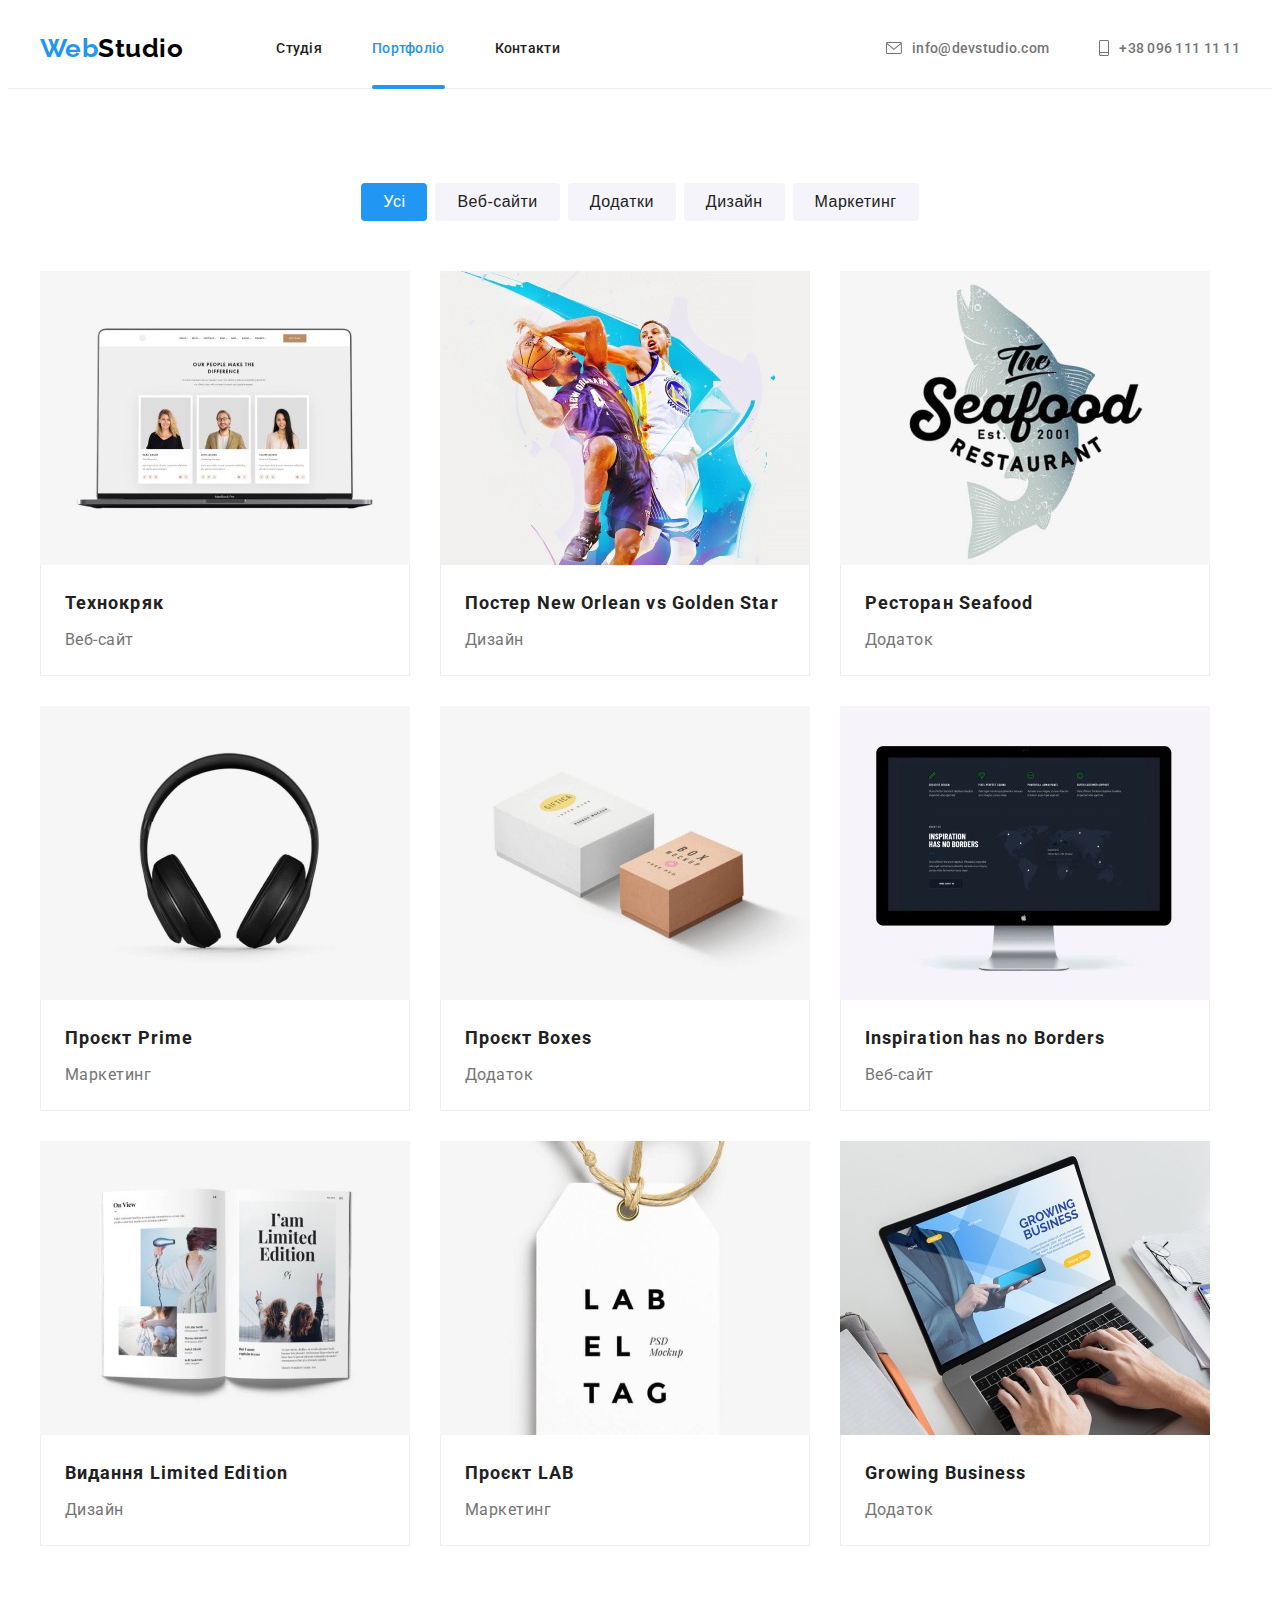
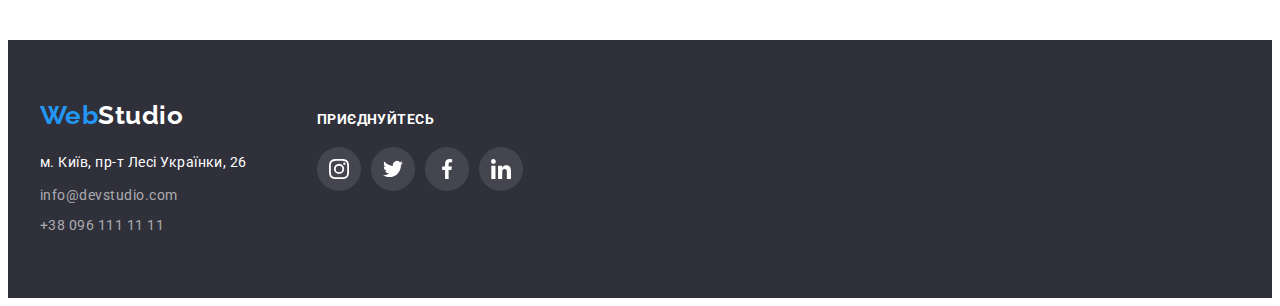
<file: portfolio.html>
<!DOCTYPE html>
<html lang="uk">
  <head>
    <meta charset="UTF-8" />
    <meta http-equiv="X-UA-Compatible" content="IE=edge" />
    <meta name="viewport" content="width=device-width, initial-scale=1.0" />
    <link rel="preconnect" href="https://fonts.googleapis.com" />
    <link rel="preconnect" href="https://fonts.gstatic.com" crossorigin />
    <link
      href="https://fonts.googleapis.com/css2?family=Raleway:wght@700&family=Roboto:wght@400;500;700;900&display=swap"
      rel="stylesheet"
    />
    <link
      rel="stylesheet"
      href="https://cdnjs.cloudflare.com/ajax/libs/modern-normalize/1.1.0/modern-normalize.min.css"
      integrity="sha512-wpPYUAdjBVSE4KJnH1VR1HeZfpl1ub8YT/NKx4PuQ5NmX2tKuGu6U/JRp5y+Y8XG2tV+wKQpNHVUX03MfMFn9Q=="
      crossorigin="anonymous"
      referrerpolicy="no-referrer"
    />
    <link rel="stylesheet" href="./css/styles.css" />
    <title>Portfolio</title>
  </head>
  <body>
    <!--Верхня лінія-->
    <header class="header">
      <div class="container pagination">
        <nav class="pagination">
          <a href="./index.html" class="logotype-top" lang="en"
            >Web<span class="logo-first-piece">Studio</span>
          </a>
          <ul class="nav-pages list">
            <li class="item">
              <a href="./index.html" class="link">Студія</a>
            </li>
            <li class="item">
              <a href="./portfolio.html" class="link current">Портфоліо</a>
            </li>
            <li class="item"><a href="#" class="link">Контакти</a></li>
          </ul>
        </nav>
        <ul class="feedback list">
          <li class="item">
            <a class="link" href="mailto:info@devstudio.com" lang="en">
              <svg class="icon" width="16" height="12">
                <use href="./images/icons.svg#icon-envelope"></use>
              </svg>
              info@devstudio.com</a
            >
          </li>
          <li class="item">
            <a class="link" href="tel:+380961111111">
              <svg class="icon" width="10" height="16">
                <use href="./images/icons.svg#icon-smartphone"></use>
              </svg>
              +38 096 111 11 11</a
            >
          </li>
        </ul>
      </div>
    </header>
    <!-- Основний вміст -->
    <main>
      <section class="projects">
        <div class="container">
          <h1 class="visually-hidden">Наші проєкти</h1>
          <!-- Кнопки фільтрів -->
          <ul class="filters-list list">
            <li class="item">
              <button class="button-filter current-btn" type="button">
                Усі
              </button>
            </li>
            <li class="item">
              <button class="button-filter" type="button">Веб-сайти</button>
            </li>
            <li class="item">
              <button class="button-filter" type="button">Додатки</button>
            </li>
            <li class="item">
              <button class="button-filter" type="button">Дизайн</button>
            </li>
            <li class="item">
              <button class="button-filter" type="button">Маркетинг</button>
            </li>
          </ul>
          <!-- Картки проектів -->
          <ul class="projects-list list">
            <li class="projects-box">
              <a class="project-link" href="#">
                <div class="project-box-thumb">
                  <img
                    src="./images/img-10.jpg"
                    alt="Сторінка сайту на екрані комп'ютера"
                    width="370"
                    height="294"
                  />
                  <div class="project-overlay">
                    <p class="project-label">
                      Ресурс пропонує комплексні пропозиції з різним рівнем
                      функціоналу та сервісів. Все це дозволить відвідувачу
                      отримати вичерпні відомості про компанію чи приватну
                      особу.
                    </p>
                  </div>
                </div>
                <div class="project-descr">
                  <h2 class="project-subtitle">Технокряк</h2>
                  <p class="project-category">Веб-сайт</p>
                </div>
              </a>
            </li>
            <li class="projects-box">
              <a class="project-link" href="#">
                <div class="project-box-thumb">
                  <img
                    src="./images/img-11.jpg"
                    alt="Боротьба двох баскетболистів за м'яч"
                    width="370"
                    height="294"
                  />
                  <div class="project-overlay">
                    <p class="project-label">
                      Ресурс пропонує комплексні пропозиції з різним рівнем
                      функціоналу та сервісів. Все це дозволить відвідувачу
                      отримати вичерпні відомості про компанію чи приватну
                      особу.
                    </p>
                  </div>
                </div>
                <div class="project-descr">
                  <h2 class="project-subtitle">
                    Постер
                    <span lang="en"
                      >New Orlean
                      <span class="lowercase-letter">vs</span> golden star</span
                    >
                  </h2>
                  <p class="project-category">Дизайн</p>
                </div>
              </a>
            </li>
            <li class="projects-box">
              <a class="project-link" href="#">
                <div class="project-box-thumb">
                  <img
                    src="./images/img-12.jpg"
                    alt="Емблема ресторану"
                    width="370"
                    height="294"
                  />
                  <div class="project-overlay">
                    <p class="project-label">
                      Ресурс пропонує комплексні пропозиції з різним рівнем
                      функціоналу та сервісів. Все це дозволить відвідувачу
                      отримати вичерпні відомості про компанію чи приватну
                      особу.
                    </p>
                  </div>
                </div>
                <div class="project-descr">
                  <h2 class="project-subtitle">
                    Ресторан <span lang="en">seafood</span>
                  </h2>
                  <p class="project-category">Додаток</p>
                </div>
              </a>
            </li>
            <li class="projects-box">
              <a class="project-link" href="#">
                <div class="project-box-thumb">
                  <img
                    src="./images/img-13.jpg"
                    alt="Чорні бездротові навушники"
                    width="370"
                    height="294"
                  />
                  <div class="project-overlay">
                    <p class="project-label">
                      Ресурс пропонує комплексні пропозиції з різним рівнем
                      функціоналу та сервісів. Все це дозволить відвідувачу
                      отримати вичерпні відомості про компанію чи приватну
                      особу.
                    </p>
                  </div>
                </div>
                <div class="project-descr">
                  <h2 class="project-subtitle">
                    Проєкт <span lang="en">prime</span>
                  </h2>
                  <p class="project-category">Маркетинг</p>
                </div>
              </a>
            </li>
            <li class="projects-box">
              <a class="project-link" href="#">
                <div class="project-box-thumb">
                  <img
                    src="./images/img-14.jpg"
                    alt="Дві невеликі коробки"
                    width="370"
                    height="294"
                  />
                  <div class="project-overlay">
                    <p class="project-label">
                      Ресурс пропонує комплексні пропозиції з різним рівнем
                      функціоналу та сервісів. Все це дозволить відвідувачу
                      отримати вичерпні відомості про компанію чи приватну
                      особу.
                    </p>
                  </div>
                </div>
                <div class="project-descr">
                  <h2 class="project-subtitle">
                    Проєкт <span lang="en">boxes</span>
                  </h2>
                  <p class="project-category">Додаток</p>
                </div>
              </a>
            </li>
            <li class="projects-box">
              <a class="project-link" href="#">
                <div class="project-box-thumb">
                  <img
                    src="./images/img-15.jpg"
                    alt="Екран комп'ютера із сайтом компанії"
                    width="370"
                    height="294"
                  />
                  <div class="project-overlay">
                    <p class="project-label">
                      Ресурс пропонує комплексні пропозиції з різним рівнем
                      функціоналу та сервісів. Все це дозволить відвідувачу
                      отримати вичерпні відомості про компанію чи приватну
                      особу.
                    </p>
                  </div>
                </div>
                <div class="project-descr">
                  <h2 class="project-subtitle" lang="en">
                    Inspiration <span class="lowercase-letter">has no </span>
                    borders
                  </h2>
                  <p class="project-category">Веб-сайт</p>
                </div>
              </a>
            </li>
            <li class="projects-box">
              <a class="project-link" href="#">
                <div class="project-box-thumb">
                  <img
                    src="./images/img-16.jpg"
                    alt="Розворот журналу"
                    width="370"
                    height="294"
                  />
                  <div class="project-overlay">
                    <p class="project-label">
                      Ресурс пропонує комплексні пропозиції з різним рівнем
                      функціоналу та сервісів. Все це дозволить відвідувачу
                      отримати вичерпні відомості про компанію чи приватну
                      особу.
                    </p>
                  </div>
                </div>
                <div class="project-descr">
                  <h2 class="project-subtitle">
                    Видання <span lang="en">Limited edition</span>
                  </h2>
                  <p class="project-category">Дизайн</p>
                </div>
              </a>
            </li>
            <li class="projects-box">
              <a class="project-link" href="#">
                <div class="project-box-thumb">
                  <img
                    src="./images/img-17.jpg"
                    alt="Бірка із назвою проекту"
                    width="370"
                    height="294"
                  />
                  <div class="project-overlay">
                    <p class="project-label">
                      Ресурс пропонує комплексні пропозиції з різним рівнем
                      функціоналу та сервісів. Все це дозволить відвідувачу
                      отримати вичерпні відомості про компанію чи приватну
                      особу.
                    </p>
                  </div>
                </div>
                <div class="project-descr">
                  <h2 class="project-subtitle">
                    Проєкт <span lang="en">LAB</span>
                  </h2>
                  <p class="project-category">Маркетинг</p>
                </div>
              </a>
            </li>
            <li class="projects-box">
              <a class="project-link" href="#">
                <div class="project-box-thumb">
                  <img
                    src="./images/img-18.jpg"
                    alt="Руки на клавіатурі комп'ютера"
                    width="370"
                    height="294"
                  />
                  <div class="project-overlay">
                    <p class="project-label">
                      Ресурс пропонує комплексні пропозиції з різним рівнем
                      функціоналу та сервісів. Все це дозволить відвідувачу
                      отримати вичерпні відомості про компанію чи приватну
                      особу.
                    </p>
                  </div>
                </div>
                <div class="project-descr">
                  <h2 class="project-subtitle" lang="en">Growing business</h2>
                  <p class="project-category">Додаток</p>
                </div>
              </a>
            </li>
          </ul>
        </div>
      </section>
    </main>
    <!--Підвал-->
    <footer class="cellar">
      <div class="container footer-information">
        <!-- Адреса та контактна інформація -->
        <div class="address-group">
          <a href="./index.html" class="logotype-bottom"
            >Web<span class="logo-second-piece">Studio</span>
          </a>
          <address class="address">
            <ul class="connection list">
              <li>
                <a
                  href="https://goo.gl/maps/ToiSX3L1xAdF7Vyq6"
                  target="_blank"
                  rel="noopener noreferrer nofollow"
                  class="map"
                  >м. Київ, пр-т Лесі Українки, 26</a
                >
              </li>
              <li>
                <a href="mailto:info@devstudio.com" class="mail"
                  >info@devstudio.com</a
                >
              </li>
              <li>
                <a href="tel:+380961111111" class="phone">+38 096 111 11 11</a>
              </li>
            </ul>
          </address>
        </div>
        <!-- Соцмережі -->
        <div class="socials">
          <h3 class="socials-title">Приєднуйтесь</h3>
          <ul class="socials-list list">
            <li class="item">
              <a class="social-networks" href="#">
                <svg class="icon" width="20" height="20">
                  <use href="./images/icons.svg#icon-instagram"></use>
                </svg>
              </a>
            </li>
            <li class="item">
              <a class="social-networks" href="#">
                <svg class="icon" width="20" height="20">
                  <use href="./images/icons.svg#icon-twitter"></use>
                </svg>
              </a>
            </li>
            <li class="item">
              <a class="social-networks" href="#">
                <svg class="icon" width="20" height="20">
                  <use href="./images/icons.svg#icon-facebook"></use>
                </svg>
              </a>
            </li>
            <li class="item">
              <a class="social-networks" href="#">
                <svg class="icon" width="20" height="20">
                  <use href="./images/icons.svg#icon-linkedin"></use>
                </svg>
              </a>
            </li>
          </ul>
        </div>
      </div>
    </footer>
  </body>
</html>
</file>
<file: css/styles.css>
:root {
  --accent-colour: #2196f3;
  --accent-colour-button-hover: #188ce8;
  --accent-colour-projects-overlay: rgba(33, 150, 243, 0.9);
  --bgc-primary: #ffffff;
  --bgc-secondary: #2f303a;
  --bgc-tertiary: #f5f4fa;
  --bgc-footer-network: rgba(255, 255, 255, 0.1);
  --bgc-overlay-modal: rgba(0, 0, 0, 0.2);
  --border-colour-header: #ececec;
  --border-colour-block: #eeeeee;
  --colour-hero-gradient: rgba(47, 48, 58, 0.4);
  --colour-item: #afb1b8;
  --icons-colour-hover: #ffffff;
  --text-colour-primary: #212121;
  --text-colour-secondary: #757575;
  --text-colour-tertiary: #ffffff;
  --text-colour-contacts-footer: rgba(255, 255, 255, 0.6);
  --text-colour-logo: #000000;
  --timing-function: cubic-bezier(0.4, 0, 0.2, 1);
}

body {
  font-family: "Roboto", sans-serif;
  letter-spacing: 0.03em;

  background-color: var(--bgc-primary);
  color: var(--text-colour-primary);
}

/* Utilities */

.lowercase-letter {
  text-transform: lowercase;
}

.list {
  padding: 0;
  margin: 0;
  list-style: none;
}

img {
  display: block;
  max-width: 100%;
  height: auto;
}

.visually-hidden {
  position: absolute;
  white-space: nowrap;
  width: 1px;
  height: 1px;

  overflow: hidden;
  border: 0;
  padding: 0;
  clip: rect(0, 0, 0, 0);
  clip-path: inset(50%);
  margin: -1px;
}

.container {
  margin-left: auto;
  margin-right: auto;
  padding-left: 15px;
  padding-right: 15px;
  width: 1200px;
}

.modal-open {
  overflow: hidden;
}

/* header styles */

.header {
  border-bottom: 1px solid var(--border-colour-header);
}

.pagination {
  display: flex;
  align-items: center;
  justify-content: space-between;
}

.logotype-top {
  font-family: "Raleway", sans-serif;
  font-weight: 700;
  font-size: 26px;
  line-height: 1.19;
  text-decoration: none;

  color: var(--accent-colour);
}

.logo-first-piece {
  font-family: "Raleway", sans-serif;
  font-weight: 700;
  font-size: 26px;
  line-height: 1.19;

  color: var(--text-colour-logo);
}

.nav-pages {
  display: flex;
  margin-left: 93px;
}

.nav-pages .item + .item {
  margin-left: 50px;
}

.link {
  display: block;
  padding-top: 32px;
  padding-bottom: 32px;

  font-weight: 500;
  font-size: 14px;
  line-height: 1.172;
  letter-spacing: 0.02em;
  text-decoration: none;

  color: inherit;

  transition: color 250ms var(--timing-function);
}

.link:hover,
.link:focus {
  color: var(--accent-colour);
}

.current {
  position: relative;
  display: flex;

  color: var(--accent-colour);
}

.current::after {
  content: "";
  position: absolute;
  bottom: -1px;
  box-sizing: padding-box;

  width: 100%;
  height: 4px;

  background-color: var(--accent-colour);
  border-radius: 2px;
}

.feedback {
  display: flex;
  align-items: center;
  gap: 50px;
}

.feedback .link {
  position: relative;

  display: flex;
  justify-content: center;
  align-items: center;

  color: var(--text-colour-secondary);
}

.feedback .link:hover,
.feedback .link:focus {
  color: var(--accent-colour);
}

.feedback .link::after {
  content: "";
  position: absolute;
  bottom: -1px;

  display: block;
  width: 100%;
  height: 4px;

  background-color: var(--accent-colour);

  border-radius: 2px;

  transform: scaleX(0);
  transition: background-color 250ms var(--timing-function),
    transform 250ms var(--timing-function);
}

.feedback .link:hover::after,
.feedback .link:focus::after {
  transform: scaleX(1);
}

.feedback .icon {
  margin-right: 10px;

  fill: currentColor;
}

/* Webstudio styles */
/* Hero styles */

.hero {
  text-align: center;
}

.hero-background {
  display: flex;
  align-items: center;
  max-width: 1600px;
  min-height: 600px;
  margin-left: auto;
  margin-right: auto;

  background-image: linear-gradient(
      var(--colour-hero-gradient),
      var(--colour-hero-gradient)
    ),
    url("../images/meeting-bgd.jpg");
  background-position: center;
}

.hero-title {
  width: 696px;
  margin-top: 0;
  margin-bottom: 30px;
  margin-left: auto;
  margin-right: auto;

  font-weight: 900;
  font-size: 44px;
  line-height: 1.36;
  letter-spacing: 0.06em;
  text-transform: uppercase;

  color: var(--text-colour-tertiary);
}

.button-hero {
  display: inline-block;
  padding: 10px 32px;

  font-family: inherit;
  font-weight: 700;
  font-size: 16px;
  line-height: 1.87;
  letter-spacing: 0.06em;
  text-align: center;

  color: var(--text-colour-tertiary);
  background-color: var(--accent-colour);

  cursor: pointer;
  border-radius: 4px;
  border: none;

  transition: background-color 250ms var(--timing-function),
    box-shadow 250ms var(--timing-function);
}

.button-hero:hover,
.button-hero:focus {
  background: var(--accent-colour-button-hover);
  box-shadow: 0px 4px 4px rgba(0, 0, 0, 0.15);
}

/* Modal-window styles */

.backdrop {
  position: fixed;
  top: 0;
  left: 0;

  width: 100%;
  height: 100%;

  background-color: var(--bgc-overlay-modal);

  opacity: 1;
  transition: opacity 250ms var(--timing-function);
}

.backdrop.is-hidden {
  visibility: visible;
  opacity: 0;
  pointer-events: none;
}

.modal-form-container {
  position: absolute;
  top: 50%;
  left: 50%;

  min-width: 528px;
  min-height: 581px;

  background-color: var(--bgc-primary);

  box-shadow: 0px 1px 3px rgba(0, 0, 0, 0.12), 0px 1px 1px rgba(0, 0, 0, 0.14),
    0px 2px 1px rgba(0, 0, 0, 0.2);
  border-radius: 4px;

  transform: translate(-50%, -50%) scale(1);
  transition: transform 500ms var(--timing-function);
}

.backdrop.is-hidden .modal-form-container {
  transform: translate(-50%, -50%) scale(0.5);
}

.modal-button-close {
  position: absolute;
  top: 8px;
  right: 8px;

  display: flex;
  justify-content: center;
  align-items: center;

  padding: 6px;
  width: 30px;
  height: 30px;

  background-color: var(--bgc-primary);

  cursor: pointer;
  border: 1px solid rgba(0, 0, 0, 0.1);
  border-radius: 50%;
}

/* Features styles */

.features {
  padding: 94px 0;
}

.features-list {
  display: flex;
}

.features-list .item + .item {
  margin-left: 30px;
}

.features-list .item {
  width: calc((100% - 90px) / 4);
}

.features-icon {
  padding: 25px 100px;
  margin-bottom: 30px;

  background-color: var(--bgc-tertiary);

  border-radius: 4px;
}

.features-subtitle {
  margin-top: 0;
  margin-bottom: 10px;

  font-size: 14px;
  line-height: 1.14;
  text-transform: uppercase;
}

.features-description {
  margin: 0;

  font-size: 14px;
  line-height: 1.71;

  color: var(--text-colour-secondary);
}

/* Activity styles */

.activity {
  padding-bottom: 94px;
}

.activity-title {
  margin-top: 0;
  margin-bottom: 50px;

  font-size: 36px;
  line-height: 1.17;
  text-align: center;
}

.activity-list {
  display: flex;
  justify-content: center;
  flex-wrap: wrap;
  gap: 30px;
}

.activity-thumb {
  position: relative;
  overflow: hidden;

  display: flex;
  justify-content: center;

  z-index: -1;
}

.activity-thumb::before {
  content: "";
  position: absolute;
  bottom: 0;

  width: 100%;
  height: 70px;

  background-color: rgba(47, 48, 58, 0.8);
}

.activity-label {
  position: absolute;
  bottom: 0;

  margin: 0;
  padding: 27px 0;

  font-weight: 700;
  font-size: 14px;
  line-height: 1.143;
  text-transform: uppercase;

  color: var(--text-colour-tertiary);
}

/* Team styles */

.team {
  padding: 94px 0;

  background-color: var(--bgc-tertiary);
}

.team-title {
  margin-top: 0;
  margin-bottom: 50px;

  font-size: 36px;
  line-height: 1.17;
  text-align: center;
}

.team-list {
  display: flex;
  gap: 30px;
}

.team-member {
  box-shadow: 0px 1px 3px rgba(0, 0, 0, 0.12), 0px 1px 1px rgba(0, 0, 0, 0.14),
    0px 2px 1px rgba(0, 0, 0, 0.2);
  border-radius: 0px 0px 4px 4px;
}

.team-member-descr {
  padding-top: 30px;
  padding-bottom: 30px;

  background-color: var(--bgc-primary);

  border-radius: 0px 0px 4px 4px;
}

.team-member-subtitle {
  margin-top: 0;
  margin-bottom: 10px;

  font-weight: 500;
  font-size: 16px;
  line-height: 1.19;
  text-align: center;
}

.team-description {
  margin-top: 0;
  margin-bottom: 16px;

  font-size: 16px;
  line-height: 1.19;
  text-transform: capitalize;
  text-align: center;

  color: var(--text-colour-secondary);
}

/* Team-social-links styles */

.team-social-links-list {
  display: flex;
  justify-content: center;
  gap: 10px;
}

.social-link {
  display: flex;
  justify-content: center;
  align-items: center;

  width: 44px;
  height: 44px;

  background-color: var(--bgc-primary);
  color: var(--colour-item);

  border-radius: 50%;

  transition: fill 250ms var(--timing-function),
    background-color 250ms var(--timing-function);
}

.social-link:hover,
.social-link:focus {
  background-color: var(--accent-colour);
  color: var(--icons-colour-hover);
}

.social-link .icon {
  fill: currentColor;

  transition: fill 250ms var(--timing-function);
}

/* Clients styles */

.clients {
  padding: 94px 0;
}

.clients-title {
  margin-top: 0;
  margin-bottom: 50px;

  font-weight: 700;
  font-size: 36px;
  line-height: 1.666;
  text-align: center;
}

.clients-list {
  display: flex;
  justify-content: center;
  gap: 30px;
}

.client-logo-link {
  display: flex;
  justify-content: center;
  align-items: center;
  width: 170px;
  height: 92px;

  border: 1px solid var(--colour-item);
  border-radius: 4px;
  color: var(--colour-item);

  transition: border 250ms var(--timing-function),
    color 250ms var(--timing-function);
}

.client-logo-link:hover,
.client-logo-link:focus {
  border-color: var(--accent-colour);
  color: var(--accent-colour);
}

.client-logo-link .icon {
  fill: currentColor;
}

/* Footer general styles */

.cellar {
  padding-top: 60px;
  padding-bottom: 60px;

  background-color: var(--bgc-secondary);
}

/* Footer address-group styles */

.footer-information {
  display: flex;
  flex-wrap: wrap;
  align-items: baseline;
}

.address-group {
  margin-right: 70px;
}

.logotype-bottom {
  display: inline-block;
  margin-bottom: 20px;

  font-family: "Raleway", serif;
  font-weight: 700;
  font-size: 26px;
  line-height: 1.19;
  text-decoration: none;

  color: var(--accent-colour);
}

.logo-second-piece {
  font-family: "Raleway", sans-serif;
  font-weight: 700;
  font-size: 26px;
  line-height: 1.19;

  color: var(--text-colour-tertiary);
}

.address {
  font-style: normal;
}

.map {
  display: inline-block;
  margin-bottom: 9px;

  font-size: 14px;
  line-height: 1.714;
  text-decoration: none;

  color: var(--text-colour-tertiary);

  transition: color 250ms var(--timing-function);
}

.map:hover,
.map:focus {
  color: var(--accent-colour);
}

.mail {
  display: inline-block;
  margin-bottom: 6px;

  font-size: 14px;
  line-height: 1.714;
  text-decoration: none;

  color: var(--text-colour-contacts-footer);

  transition: color 250ms var(--timing-function);
}

.mail:hover,
.mail:focus {
  color: var(--accent-colour);
}

.phone {
  font-size: 14px;
  line-height: 1.71;
  text-decoration: none;

  color: var(--text-colour-contacts-footer);

  transition: color 250ms var(--timing-function);
}

.phone:hover,
.phone:focus {
  color: var(--accent-colour);
}

/* Footer network styles */

.socials-title {
  margin-top: 0;
  margin-bottom: 20px;

  font-weight: 700;
  font-size: 14px;
  line-height: 1.143;
  letter-spacing: 0.03em;
  text-transform: uppercase;

  color: var(--text-colour-tertiary);
}

.socials-list {
  display: flex;
  gap: 10px;
}

.social-networks {
  display: flex;
  justify-content: center;
  align-items: center;

  width: 44px;
  height: 44px;

  background-color: var(--bgc-footer-network);
  color: var(--icons-colour-hover);

  border-radius: 50%;

  transition: background-color 250ms var(--timing-function);
}

.social-networks:hover,
.social-networks:focus {
  background-color: var(--accent-colour);
}

.social-networks .icon {
  fill: currentColor;
}

/* Portfolio styles */
/* Projects styles */

.projects {
  padding: 94px 0;
}

/* Project-filters styles */

.filters-list {
  display: flex;
  justify-content: center;
  margin-bottom: 50px;
}

.filters-list .item + .item {
  margin-left: 8px;
}

.button-filter {
  padding: 6px 22px;

  font-weight: 500;
  font-size: 16px;
  line-height: 1.62;
  letter-spacing: inherit;
  text-align: center;

  color: inherit;
  background-color: var(--bgc-tertiary);

  cursor: pointer;
  border: none;
  border-radius: 4px;

  transition: color 250ms var(--timing-function),
    background-color 250ms var(--timing-function),
    box-shadow 250ms var(--timing-function);
}

.button-filter:hover,
.button-filter:focus {
  color: var(--text-colour-tertiary);
  background-color: var(--accent-colour);
  box-shadow: 0px 3px 1px rgba(0, 0, 0, 0.1), 0px 1px 2px rgba(0, 0, 0, 0.08),
    0px 2px 2px rgba(0, 0, 0, 0.12);
}

.current-btn {
  color: var(--text-colour-tertiary);
  background-color: var(--accent-colour);
}

/* Projects` boxes styles */

.projects-list {
  display: flex;
  flex-wrap: wrap;
  gap: 30px;
}

.project-link {
  display: block;
  text-decoration: none;

  color: inherit;

  transition: box-shadow 250ms var(--timing-function);
}

.project-link:hover,
.project-link:focus {
  box-shadow: 0px 1px 1px rgba(0, 0, 0, 0.12), 0px 4px 4px rgba(0, 0, 0, 0.06),
    1px 4px 6px rgba(0, 0, 0, 0.16);
}

.project-box-thumb {
  position: relative;
  overflow: hidden;

  display: flex;
  justify-content: center;
}

.project-overlay {
  position: absolute;

  background-color: var(--accent-colour-projects-overlay);

  opacity: 0;
  pointer-events: none;

  transform: translatey(100%);
  transition: transform 250ms var(--timing-function),
    opacity 250ms var(--timing-function);
}

.project-link:hover .project-overlay,
.project-link:focus .project-overlay {
  opacity: 1;
  transform: translatey(0);
}

.project-label {
  margin: 0;
  padding: 63px 24px;

  font-weight: 400;
  font-size: 18px;
  line-height: 1.56;
  letter-spacing: inherit;

  color: var(--text-colour-tertiary);
}

.project-descr {
  padding: 20px 24px;

  border: 1px solid var(--border-colour-block);
  border-top: none;
}

.project-subtitle {
  margin: 0 auto 4px;

  font-size: 18px;
  line-height: 2;
  letter-spacing: 0.06em;
  text-transform: capitalize;
}

.project-category {
  margin: 0 auto;

  font-size: 16px;
  line-height: 1.87;

  color: var(--text-colour-secondary);
}
</file>
